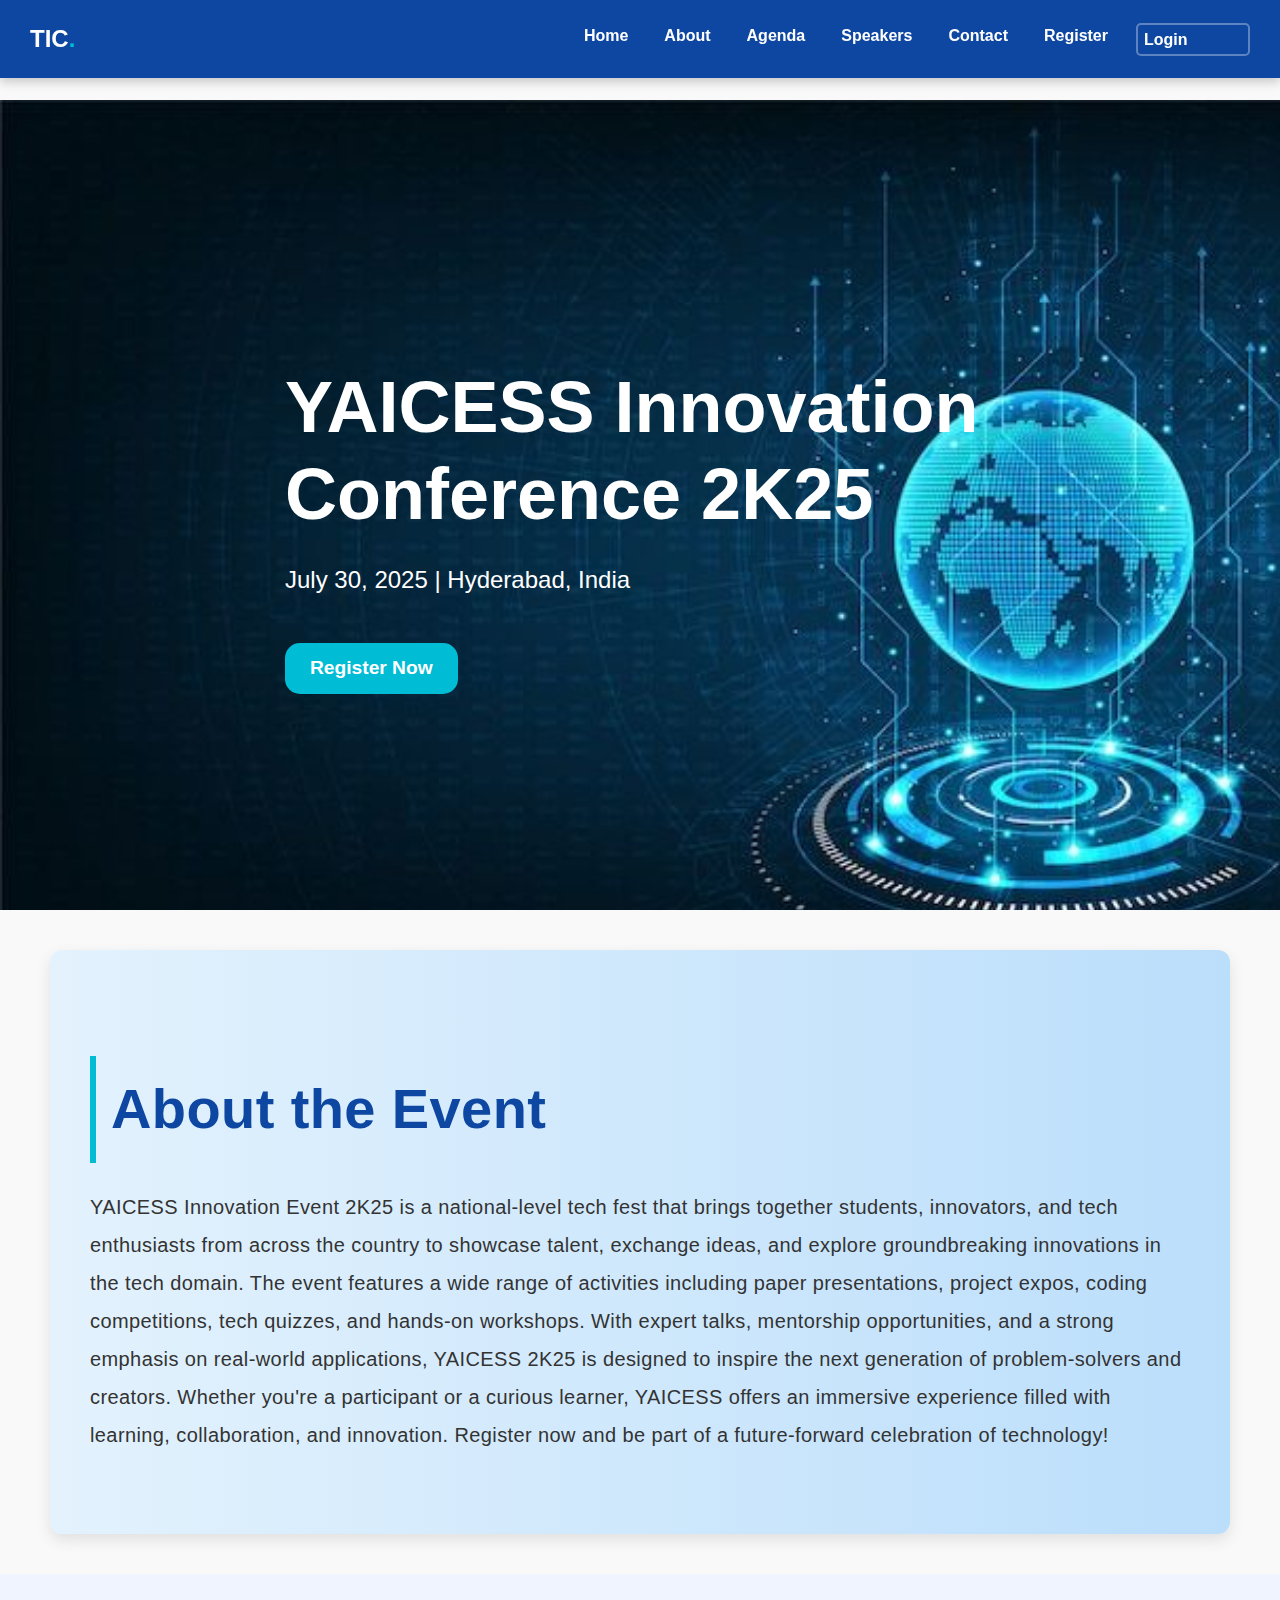
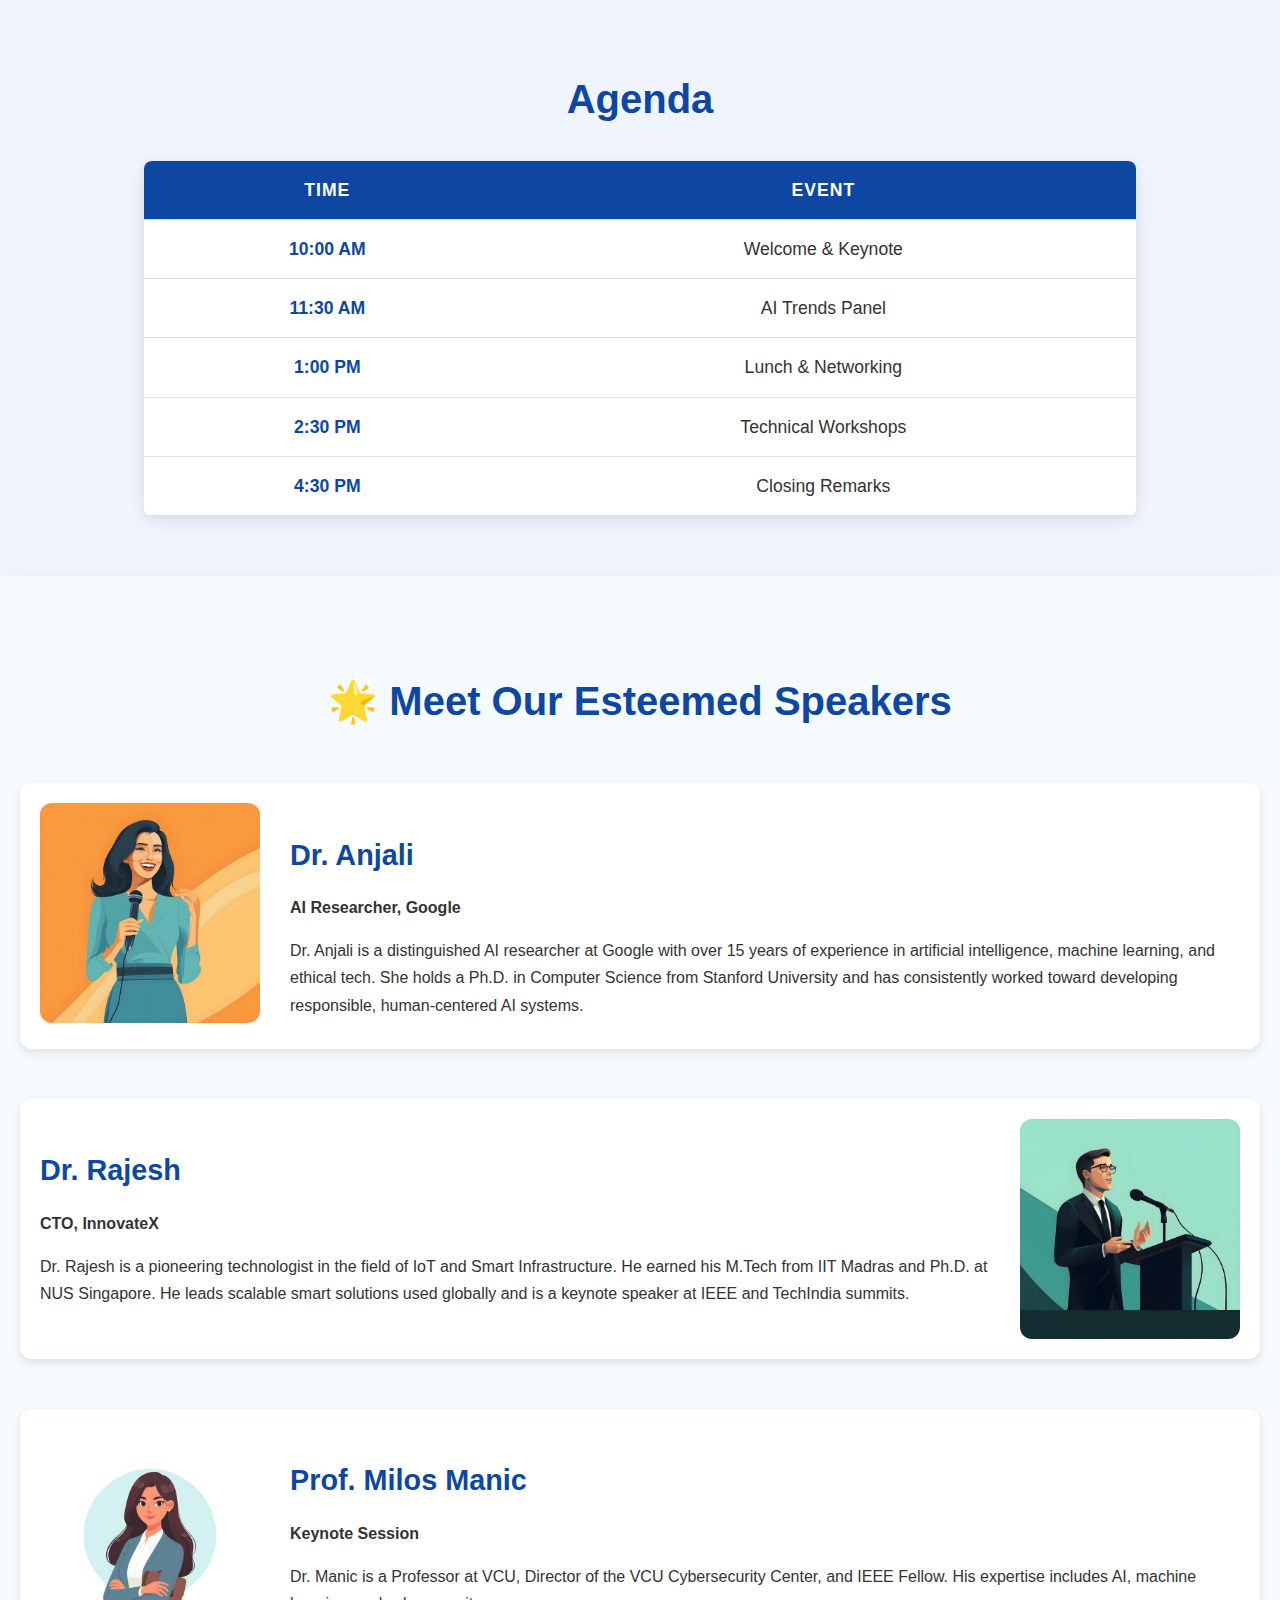
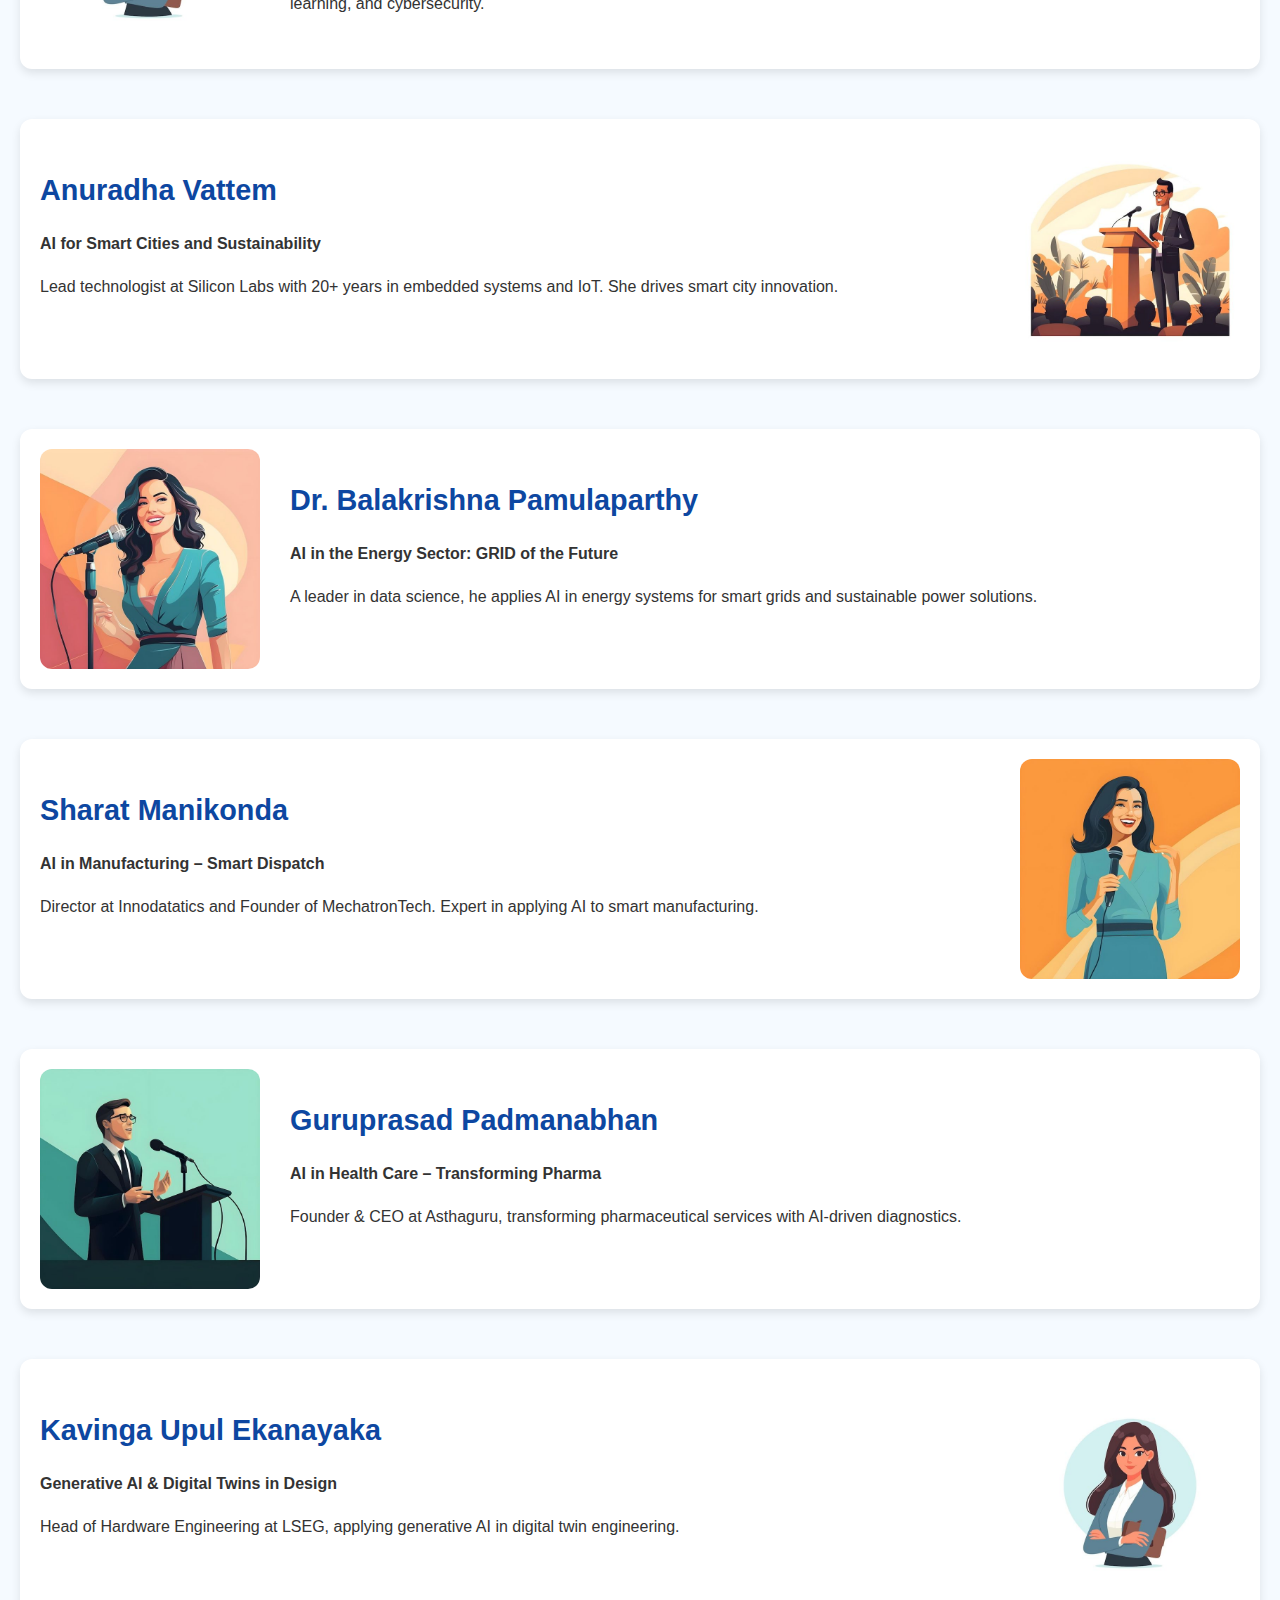
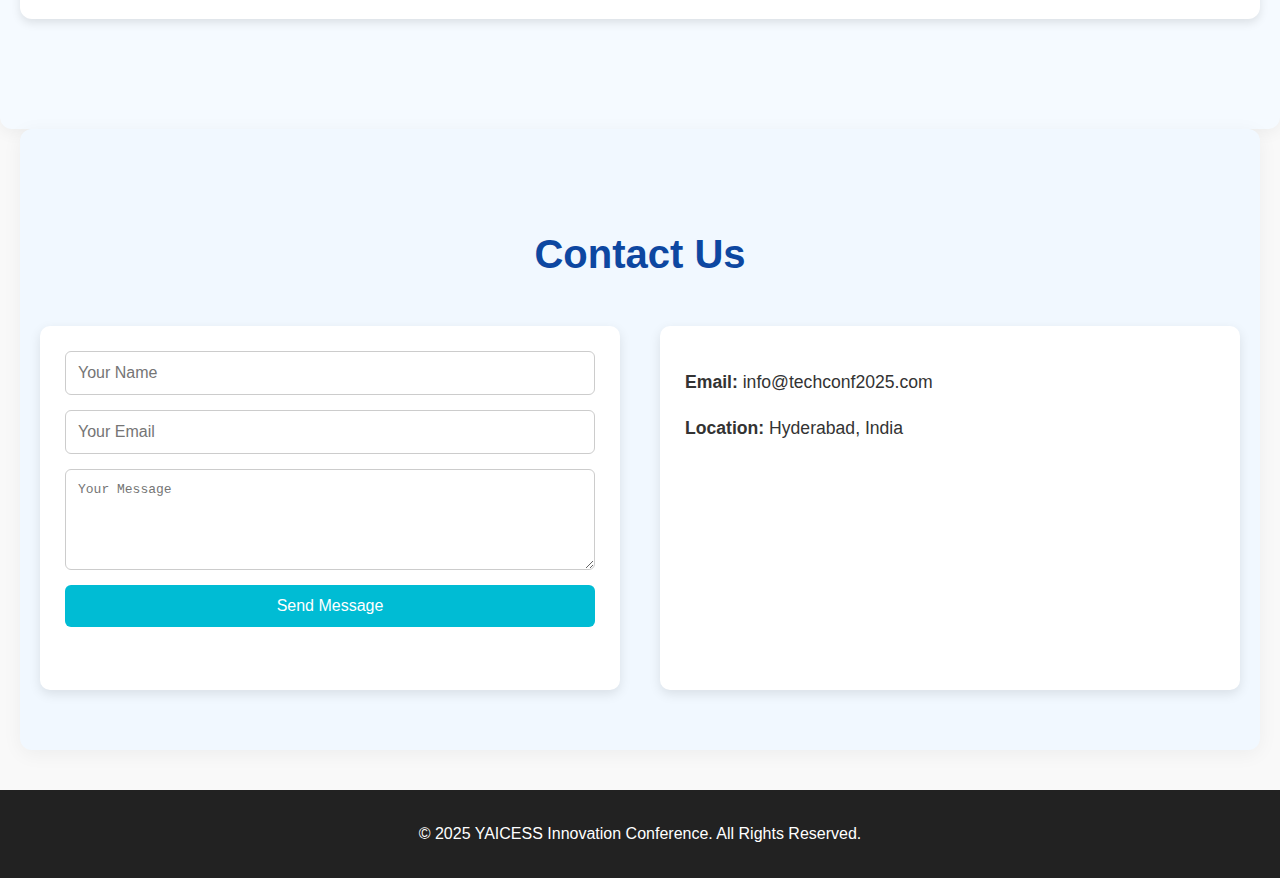
<file: index.html>
<!DOCTYPE html>
<html lang="en">
<head>
  <meta charset="UTF-8" />
  <title>YAICESS Innovation Conference 2K25</title>
  <link rel="stylesheet" href="project.css" />
</head>
<body>

<!-- Navigation -->
<nav class="navbar">
  <div class="logo">TIC<span>.</span></div>
  <ul class="nav-links">
    <li><a href="#home">Home</a></li>
    <li><a href="#about">About</a></li>
    <li><a href="#agenda">Agenda</a></li>
    <li><a href="#speakers">Speakers</a></li>
    <li><a href="#contact">Contact</a></li>
    <li><a href="userform.html">Register</a></li>

    <!-- Select Dropdown for Login -->
    <li>
      <select id="login-select" onchange="handleLoginRedirect()" style="padding: 6px; font-weight: 600; border-radius: 5px;">
        <option selected disabled>Login</option>
        <option value="user_login.html">User Login</option>
        <option value="admin_login.html">Admin Login</option>
      </select>
    </li>
  </ul>
</nav>

<!-- Hero Section -->
<header id="home" class="hero">
  <div class="hero-content">
    <h1><b>YAICESS Innovation Conference 2K25</b></h1>
    <p class="event date">July 30, 2025 | Hyderabad, India</p>
    <a href="userform.html" class="btn">Register Now</a>
  </div>
</header>

<!-- About Section -->
<section id="about" class="container">
  <h2>About the Event</h2>
  <p>YAICESS Innovation Event 2K25 is a national-level tech fest that brings together students, innovators, and tech enthusiasts from across the country to showcase talent, exchange ideas, and explore groundbreaking innovations in the tech domain.
  The event features a wide range of activities including paper presentations, project expos, coding competitions, tech quizzes, and hands-on workshops. With expert talks, mentorship opportunities, and a strong emphasis on real-world applications, YAICESS 2K25 is designed to inspire the next generation of problem-solvers and creators.
  Whether you're a participant or a curious learner, YAICESS offers an immersive experience filled with learning, collaboration, and innovation. Register now and be part of a future-forward celebration of technology!</p>
</section>

<!-- Agenda Section -->
<section id="agenda" class="agenda-section">
  <h2>Agenda</h2>
  <table class="agenda-table">
    <thead>
      <tr><th>Time</th><th>Event</th></tr>
    </thead>
    <tbody>
      <tr><td>10:00 AM</td><td>Welcome & Keynote</td></tr>
      <tr><td>11:30 AM</td><td>AI Trends Panel</td></tr>
      <tr><td>1:00 PM</td><td>Lunch & Networking</td></tr>
      <tr><td>2:30 PM</td><td>Technical Workshops</td></tr>
      <tr><td>4:30 PM</td><td>Closing Remarks</td></tr>
    </tbody>
  </table>
</section>

<!-- 🔷 Speakers Section -->
<section id="speakers" class="speakers-section">
  <h2 class="section-title">🌟 Meet Our Esteemed Speakers</h2>

  <!-- Dr. Anjali -->
  <div class="speaker-card">
    <img src="assetspeaker1.jpg.jpeg" alt="Dr. Anjali" class="speaker-img" />
    <div class="speaker-details">
      <h3>Dr. Anjali</h3>
      <p class="talk-title">AI Researcher, Google</p>
      <p>
        Dr. Anjali is a distinguished AI researcher at Google with over 15 years of experience in artificial intelligence, machine learning, and ethical tech. She holds a Ph.D. in Computer Science from Stanford University and has consistently worked toward developing responsible, human-centered AI systems.
      </p>
    </div>
  </div>

  <!-- Dr. Rajesh -->
  <div class="speaker-card reverse">
    <img src="assetspeaker2.jpg.jpeg" alt="Dr. Rajesh" class="speaker-img" />
    <div class="speaker-details">
      <h3>Dr. Rajesh</h3>
      <p class="talk-title">CTO, InnovateX</p>
      <p>
        Dr. Rajesh is a pioneering technologist in the field of IoT and Smart Infrastructure. He earned his M.Tech from IIT Madras and Ph.D. at NUS Singapore. He leads scalable smart solutions used globally and is a keynote speaker at IEEE and TechIndia summits.
      </p>
    </div>
  </div>

  <!-- Prof. Milos -->
  <div class="speaker-card">
    <img src="speaker3.jpeg" alt="Prof. Milos Manic" class="speaker-img">
    <div class="speaker-details">
      <h3>Prof. Milos Manic</h3>
      <p class="talk-title">Keynote Session</p>
      <p>
        Dr. Manic is a Professor at VCU, Director of the VCU Cybersecurity Center, and IEEE Fellow. His expertise includes AI, machine learning, and cybersecurity.
      </p>
    </div>
  </div>

  <!-- Anuradha Vattem -->
  <div class="speaker-card reverse">
    <img src="speaker4.jpeg" alt="Anuradha Vattem" class="speaker-img">
    <div class="speaker-details">
      <h3>Anuradha Vattem</h3>
      <p class="talk-title">AI for Smart Cities and Sustainability</p>
      <p>
        Lead technologist at Silicon Labs with 20+ years in embedded systems and IoT. She drives smart city innovation.
      </p>
    </div>
  </div>

  <!-- Dr. Balakrishna -->
  <div class="speaker-card">
    <img src="speaker5.jpeg" alt="Dr. Balakrishna Pamulaparthy" class="speaker-img">
    <div class="speaker-details">
      <h3>Dr. Balakrishna Pamulaparthy</h3>
      <p class="talk-title">AI in the Energy Sector: GRID of the Future</p>
      <p>
        A leader in data science, he applies AI in energy systems for smart grids and sustainable power solutions.
      </p>
    </div>
  </div>

  <!-- Sharat Manikonda -->
  <div class="speaker-card reverse">
    <img src="assetspeaker1.jpg.jpeg" alt="Sharat Manikonda" class="speaker-img">
    <div class="speaker-details">
      <h3>Sharat Manikonda</h3>
      <p class="talk-title">AI in Manufacturing – Smart Dispatch</p>
      <p>
        Director at Innodatatics and Founder of MechatronTech. Expert in applying AI to smart manufacturing.
      </p>
    </div>
  </div>

  <!-- Guruprasad Padmanabhan -->
  <div class="speaker-card">
    <img src="assetspeaker2.jpg.jpeg" alt="Guruprasad Padmanabhan" class="speaker-img">
    <div class="speaker-details">
      <h3>Guruprasad Padmanabhan</h3>
      <p class="talk-title">AI in Health Care – Transforming Pharma</p>
      <p>
        Founder & CEO at Asthaguru, transforming pharmaceutical services with AI-driven diagnostics.
      </p>
    </div>
  </div>

  <!-- Kavinga Upul Ekanayaka -->
  <div class="speaker-card reverse">
    <img src="speaker3.jpeg" alt="Kavinga Upul Ekanayaka" class="speaker-img">
    <div class="speaker-details">
      <h3>Kavinga Upul Ekanayaka</h3>
      <p class="talk-title">Generative AI & Digital Twins in Design</p>
      <p>
        Head of Hardware Engineering at LSEG, applying generative AI in digital twin engineering.
      </p>
    </div>
  </div>
</section>


<!-- Contact Section -->
<section id="contact" class="contact-section container">
  <h2>Contact Us</h2>
  <div class="contact-content">
    <form class="contact-form">
      <input type="text" name="name" placeholder="Your Name" required />
      <input type="email" name="email" placeholder="Your Email" required />
      <textarea name="message" placeholder="Your Message" rows="5" required></textarea>
      <button type="submit">Send Message</button>
    </form>

    <div class="contact-details">
      <p><strong>Email:</strong> info@techconf2025.com</p>
      <p><strong>Location:</strong> Hyderabad, India</p>
      <iframe 
        src="https://maps.google.com/maps?q=Hyderabad&t=&z=13&ie=UTF8&iwloc=&output=embed" 
        width="100%" height="200" frameborder="0" style="border:0;" allowfullscreen="" loading="lazy">
      </iframe>
    </div>
  </div>
</section>

<!-- Footer -->
<footer>
  <p>&copy; 2025 YAICESS Innovation Conference. All Rights Reserved.</p>
</footer>

<!-- JS -->
<script>
  // Contact form validation
  document.querySelector('.contact-form').addEventListener('submit', function(e) {
    e.preventDefault();
    const name = this.name.value.trim();
    const email = this.email.value.trim();
    const message = this.message.value.trim();

    if (!name) {
      alert('Please enter your name.');
      this.name.focus();
      return;
    }
    if (!email || !email.includes('@')) {
      alert('Please enter a valid email address.');
      this.email.focus();
      return;
    }
    if (!message) {
      alert('Please enter your message.');
      this.message.focus();
      return;
    }

    alert('Thank you for your message, ' + name + '! We will get back to you soon.');
    this.reset();
  });

  // Login select dropdown handler
  function handleLoginRedirect() {
    const select = document.getElementById("login-select");
    const selectedValue = select.value;
    if (selectedValue) {
      window.location.href = selectedValue;
    }
  }
</script>

</body>
</html>
</file>
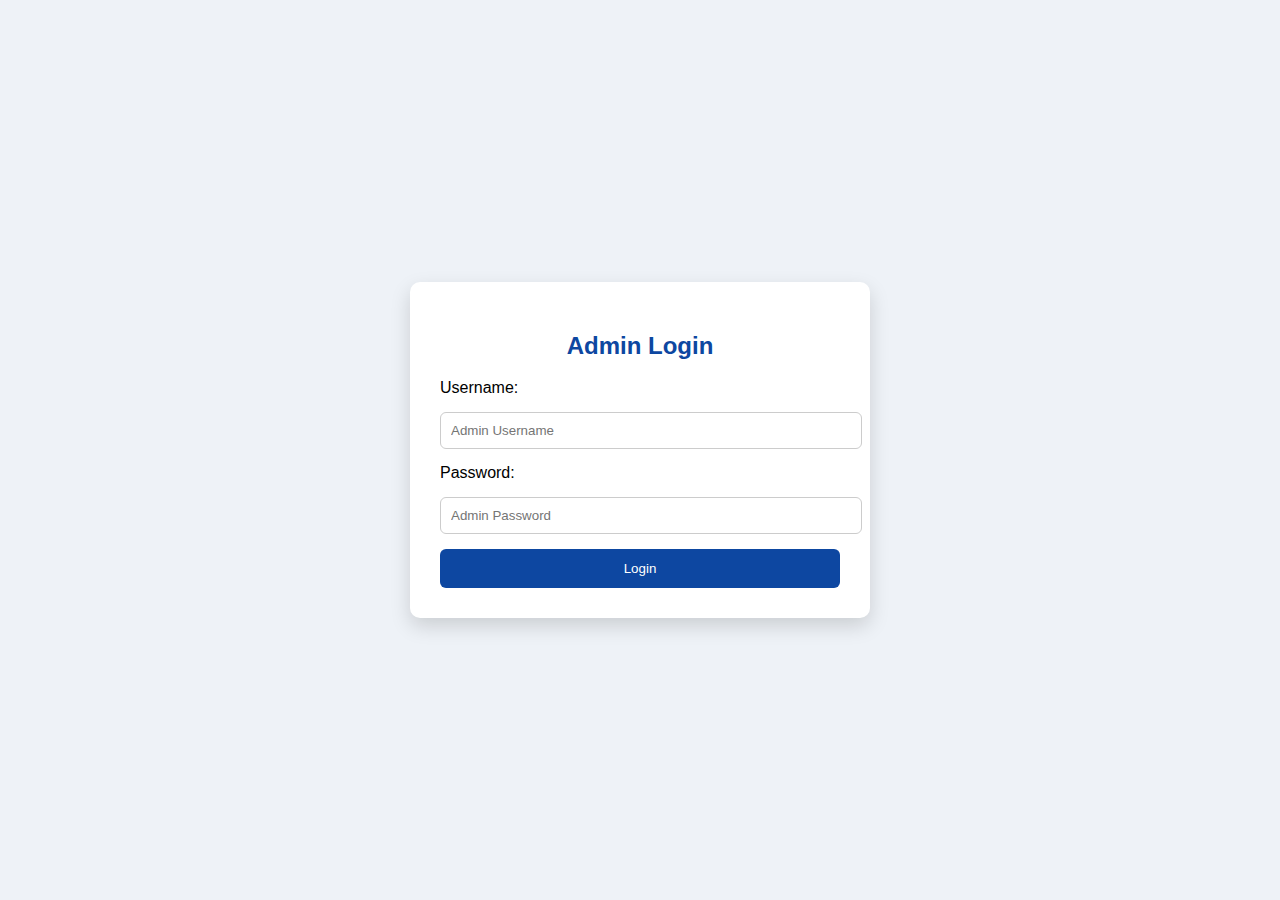
<file: admin_login.html>
<!DOCTYPE html>
<html>
<head>
  <title>Admin Login</title>
  <style>
    body {
      font-family: 'Segoe UI', sans-serif;
      background: #eef2f7;
      display: flex;
      justify-content: center;
      align-items: center;
      height: 100vh;
      margin: 0;
    }
    form {
      background: #fff;
      padding: 30px;
      border-radius: 10px;
      box-shadow: 0 8px 20px rgba(0, 0, 0, 0.15);
      width: 100%;
      max-width: 400px;
    }
    h2 {
      text-align: center;
      color: #0d47a1;
    }
    label, input {
      display: block;
      width: 100%;
      margin-bottom: 15px;
    }
    input {
      padding: 10px;
      border-radius: 6px;
      border: 1px solid #ccc;
    }
    button {
      padding: 12px;
      width: 100%;
      background: #0d47a1;
      color: white;
      border: none;
      border-radius: 6px;
    }
  </style>
</head>
<body>
  <form method="post" action="admin-login.php">
    <h2>Admin Login</h2>
    <label>Username:</label>
    <input type="text" name="admin_user" placeholder="Admin Username" required>
    <label>Password:</label>
    <input type="password" name="admin_pass" placeholder="Admin Password" required>
    <button type="submit">Login</button>
  </form>
</body>
</html>
</file>
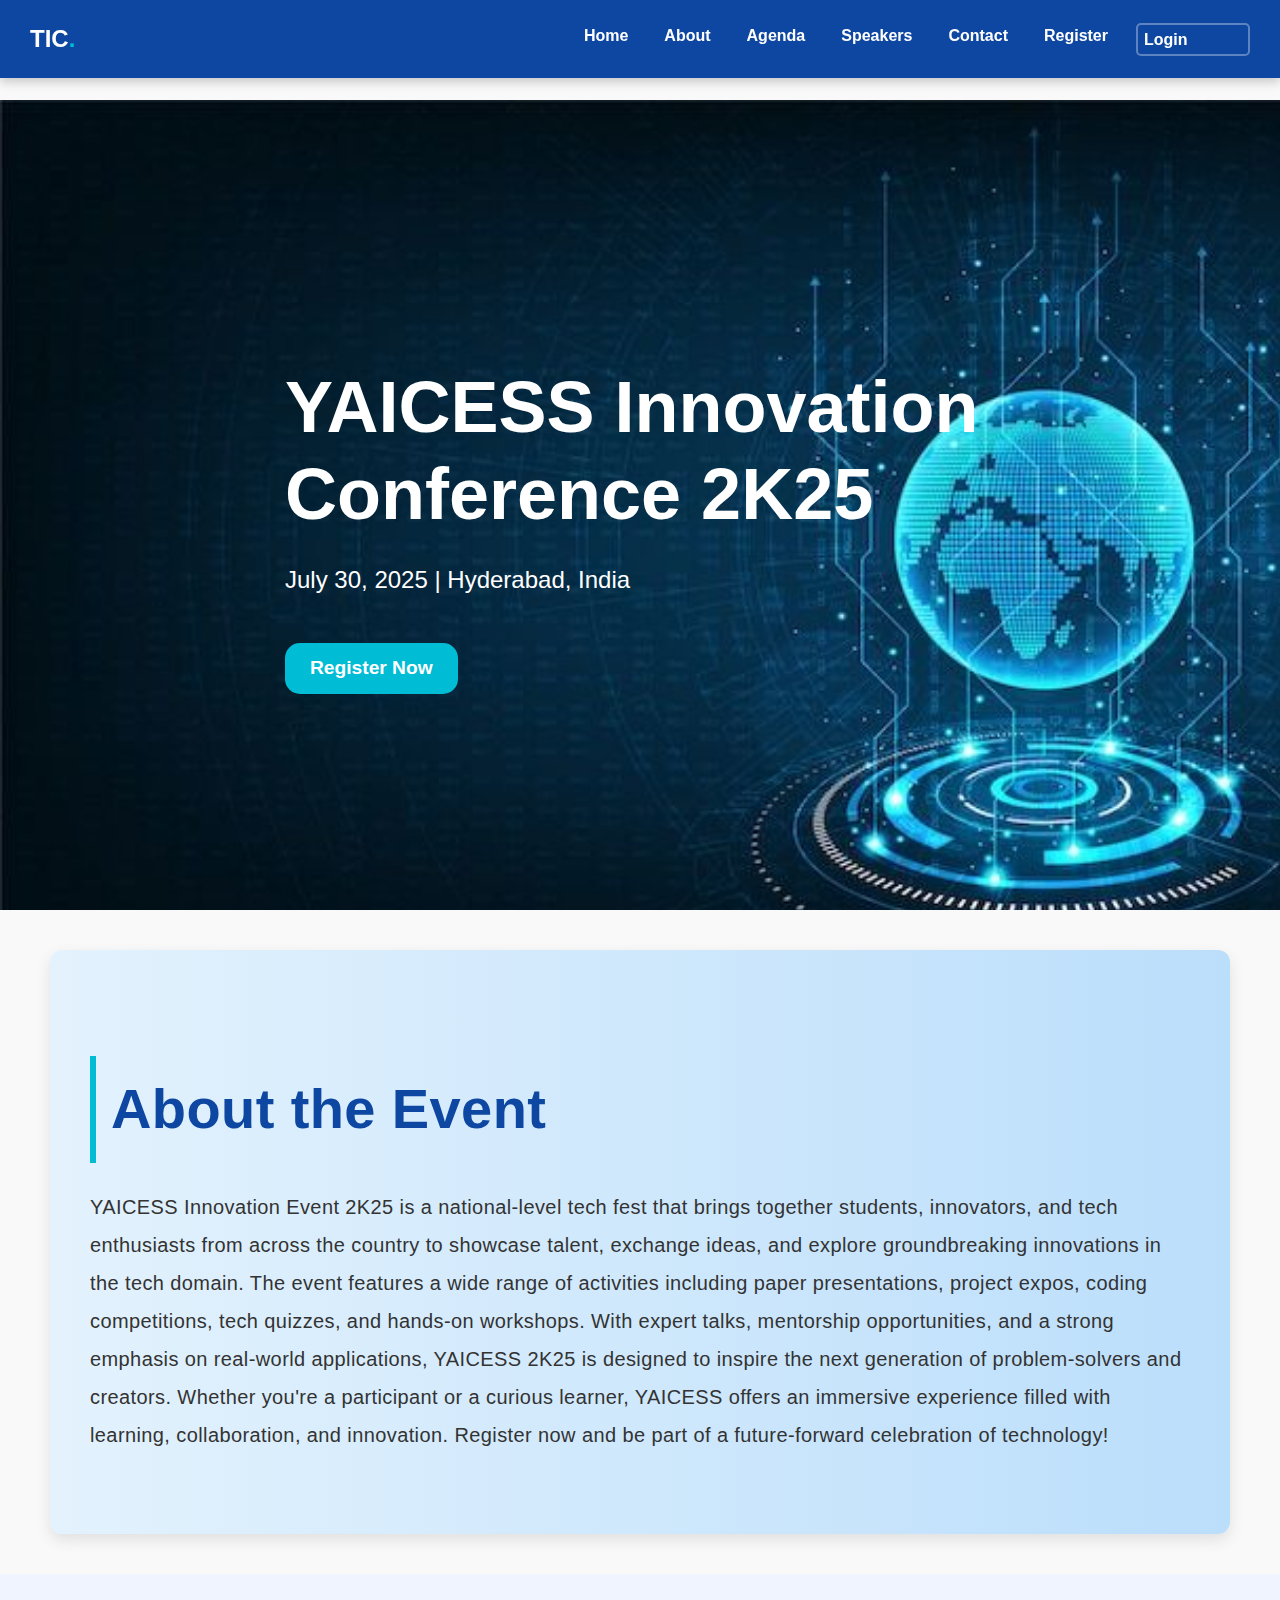
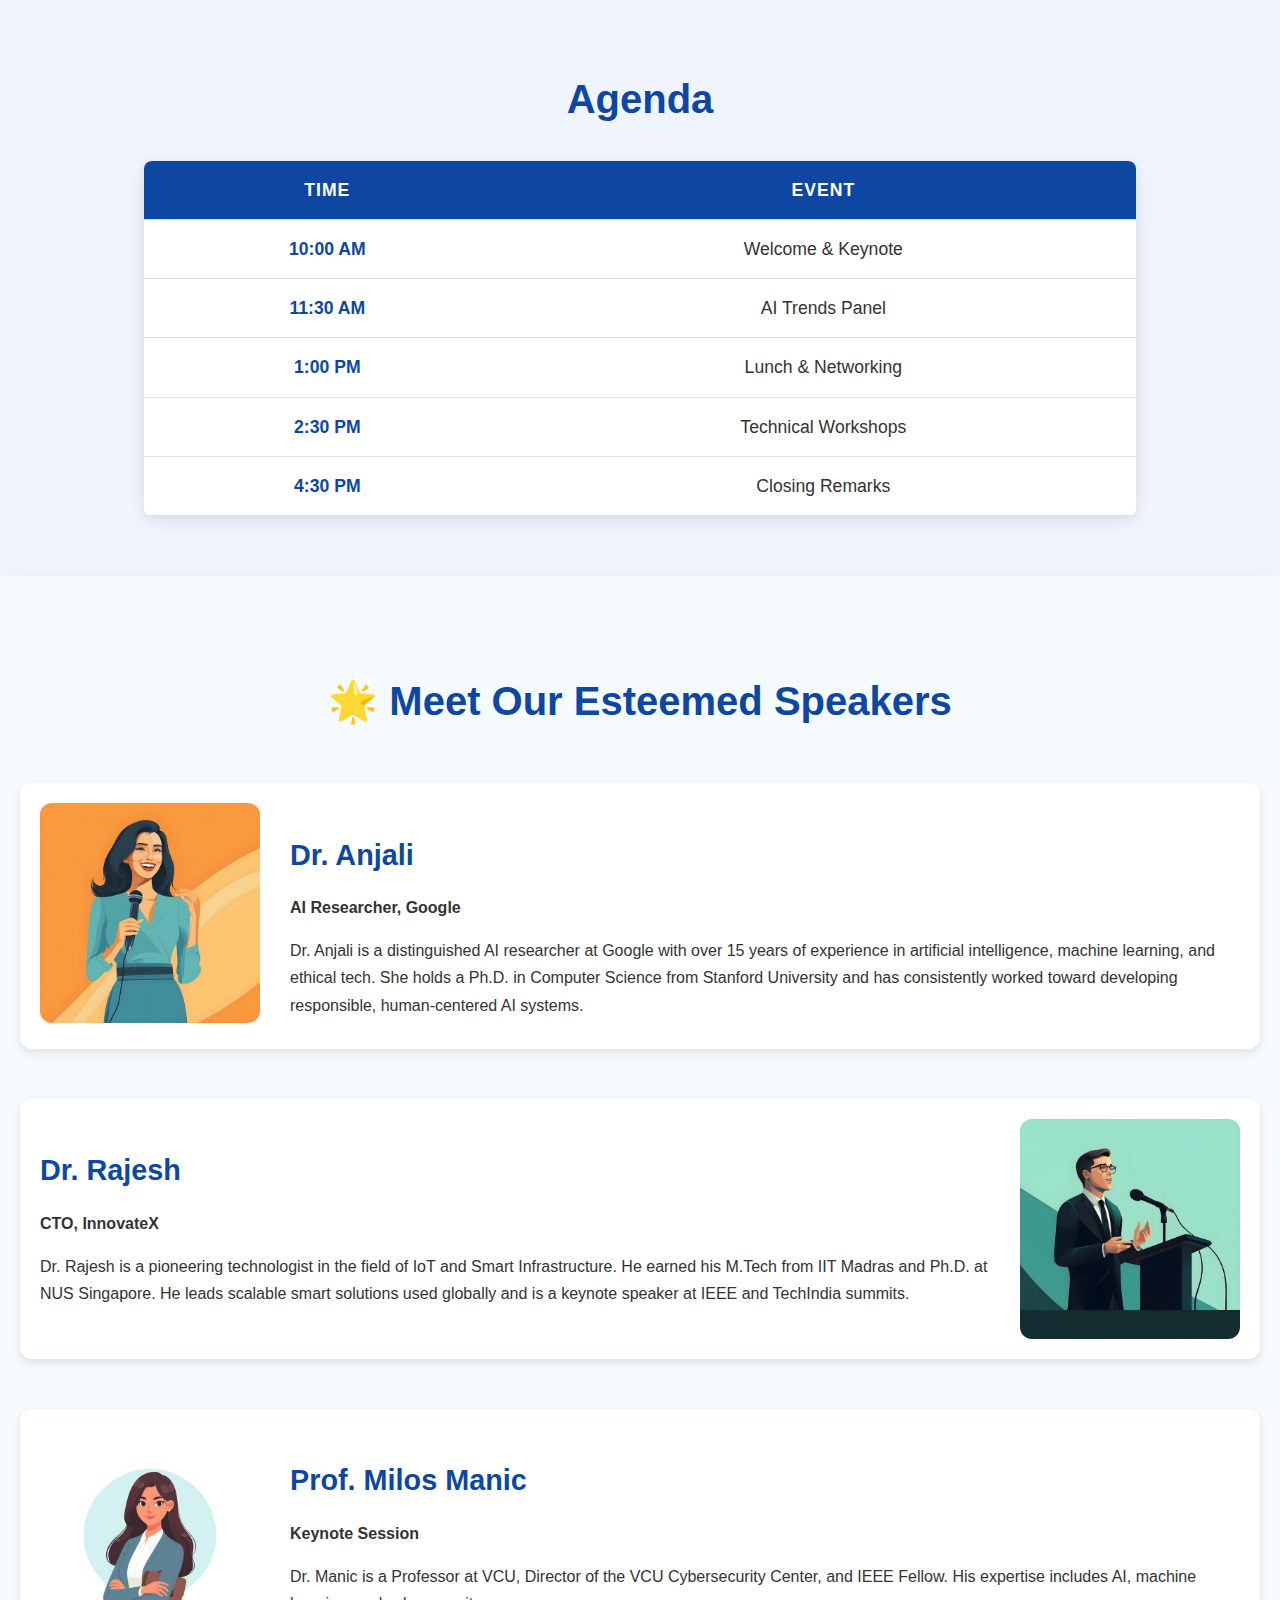
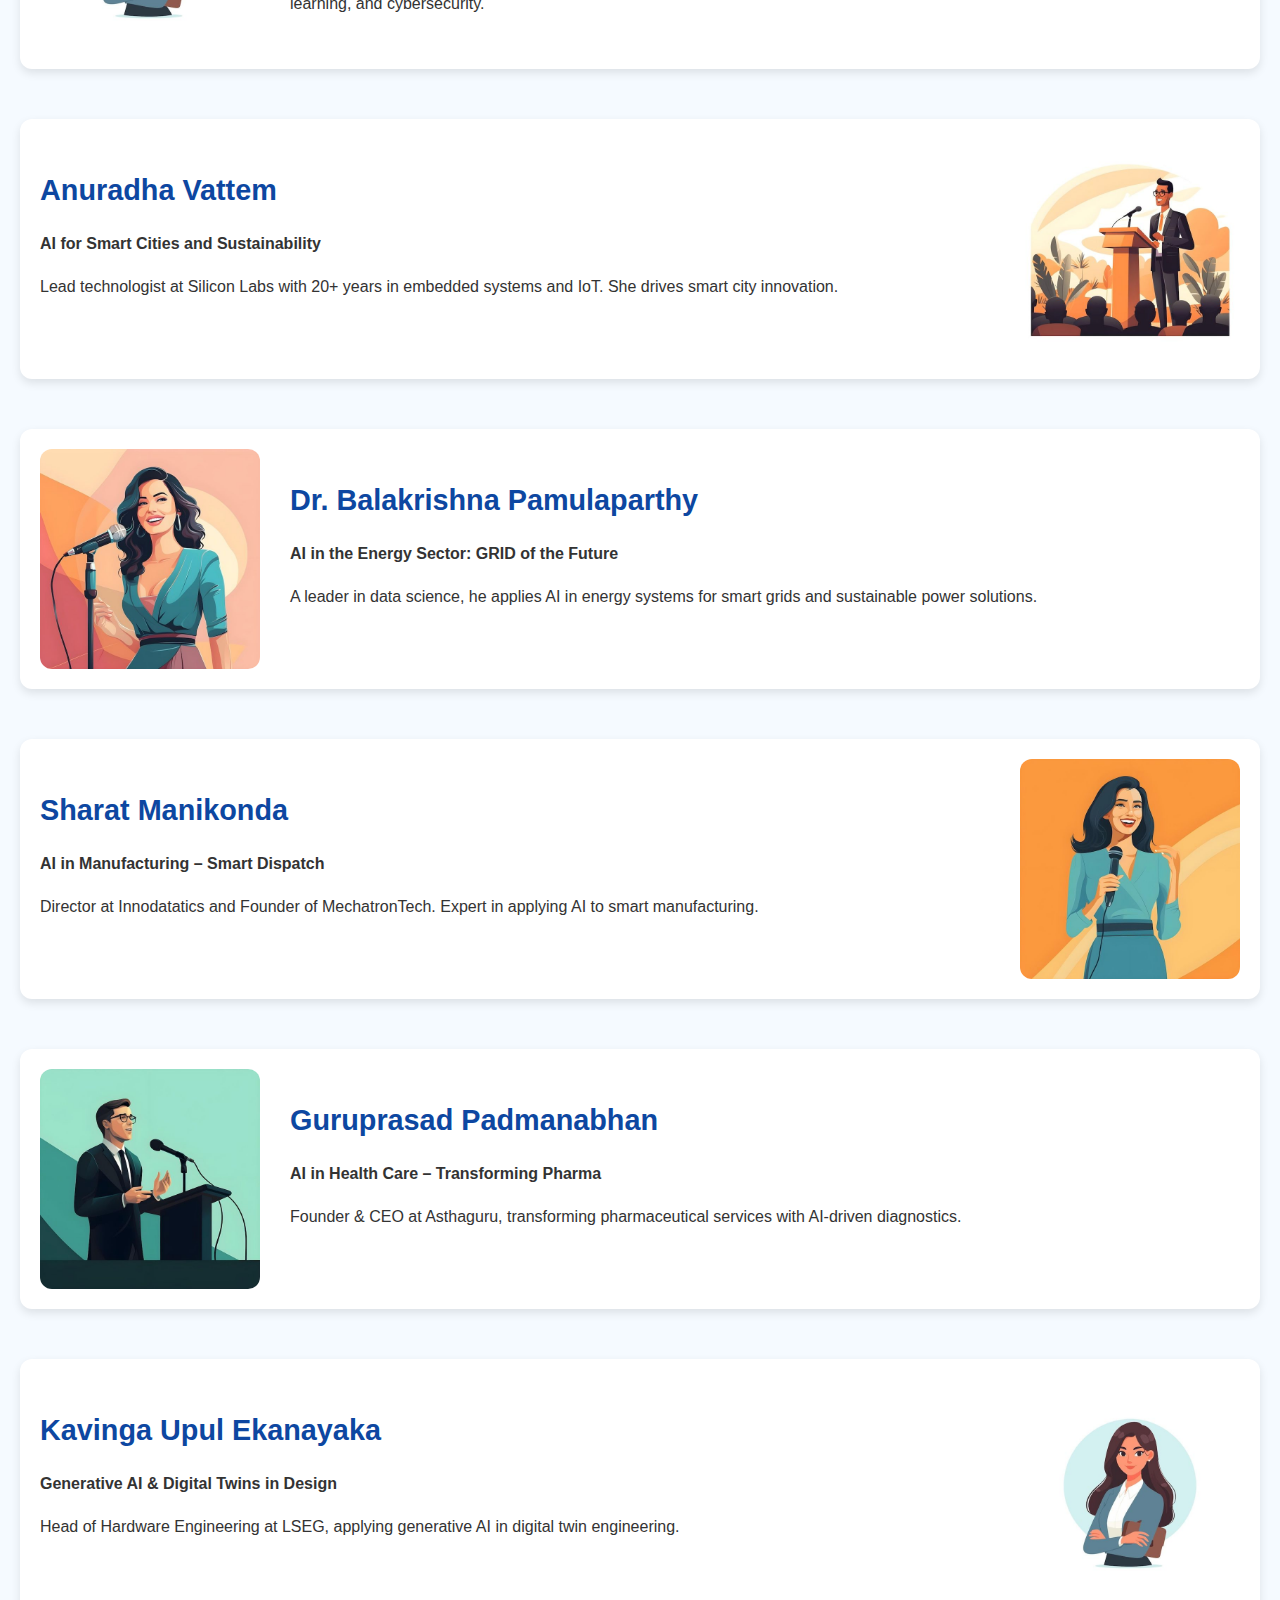
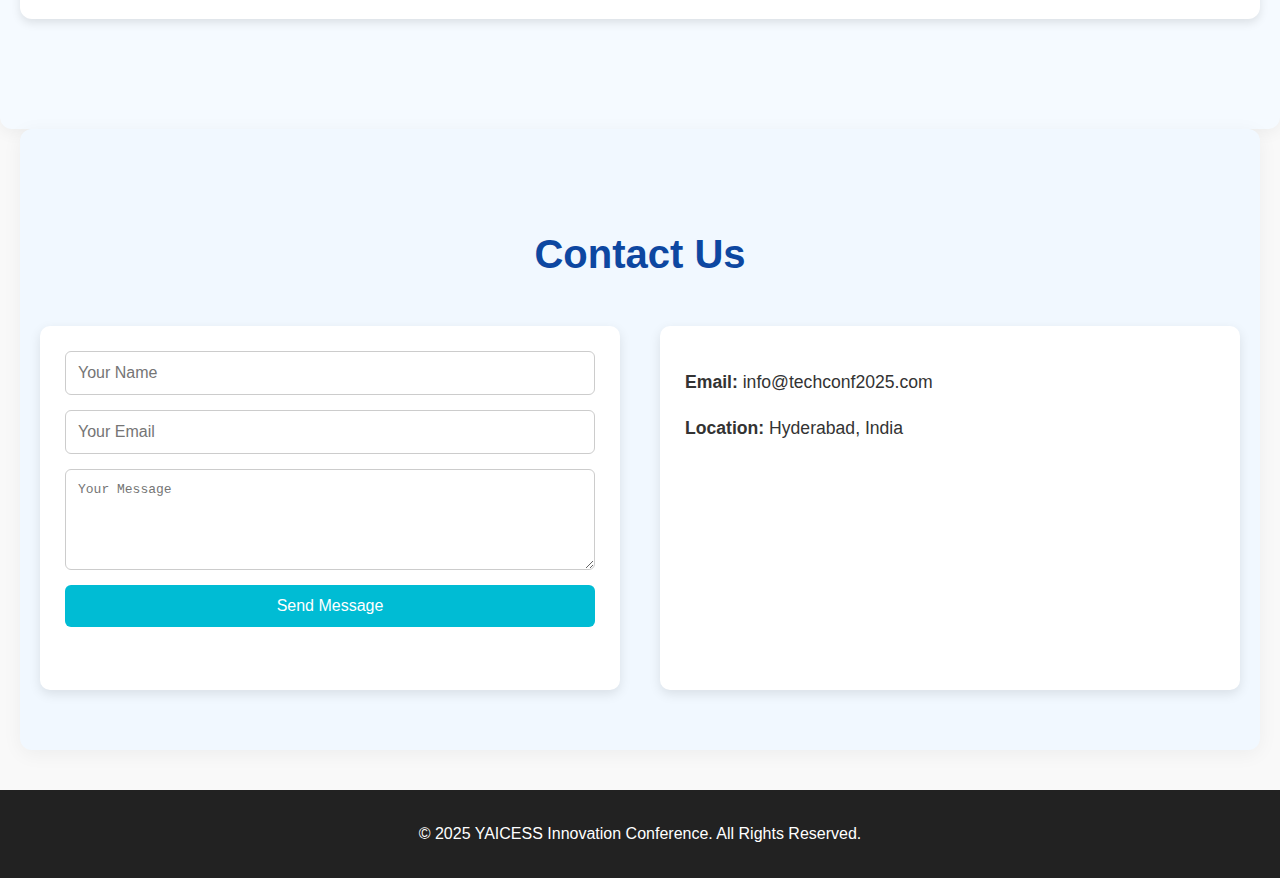
<file: project.html>
<!DOCTYPE html>
<html lang="en">
<head>
  <meta charset="UTF-8" />
  <title>YAICESS Innovation Conference 2K25</title>
  <link rel="stylesheet" href="project.css" />
</head>
<body>

<!-- Navigation -->
<nav class="navbar">
  <div class="logo">TIC<span>.</span></div>
  <ul class="nav-links">
    <li><a href="#home">Home</a></li>
    <li><a href="#about">About</a></li>
    <li><a href="#agenda">Agenda</a></li>
    <li><a href="#speakers">Speakers</a></li>
    <li><a href="#contact">Contact</a></li>
    <li><a href="userform.html">Register</a></li>

    <!-- Select Dropdown for Login -->
    <li>
      <select id="login-select" onchange="handleLoginRedirect()" style="padding: 6px; font-weight: 600; border-radius: 5px;">
        <option selected disabled>Login</option>
        <option value="user_login.html">User Login</option>
        <option value="admin_login.html">Admin Login</option>
      </select>
    </li>
  </ul>
</nav>

<!-- Hero Section -->
<header id="home" class="hero">
  <div class="hero-content">
    <h1><b>YAICESS Innovation Conference 2K25</b></h1>
    <p class="event date">July 30, 2025 | Hyderabad, India</p>
    <a href="userform.html" class="btn">Register Now</a>
  </div>
</header>

<!-- About Section -->
<section id="about" class="container">
  <h2>About the Event</h2>
  <p>YAICESS Innovation Event 2K25 is a national-level tech fest that brings together students, innovators, and tech enthusiasts from across the country to showcase talent, exchange ideas, and explore groundbreaking innovations in the tech domain.
  The event features a wide range of activities including paper presentations, project expos, coding competitions, tech quizzes, and hands-on workshops. With expert talks, mentorship opportunities, and a strong emphasis on real-world applications, YAICESS 2K25 is designed to inspire the next generation of problem-solvers and creators.
  Whether you're a participant or a curious learner, YAICESS offers an immersive experience filled with learning, collaboration, and innovation. Register now and be part of a future-forward celebration of technology!</p>
</section>

<!-- Agenda Section -->
<section id="agenda" class="agenda-section">
  <h2>Agenda</h2>
  <table class="agenda-table">
    <thead>
      <tr><th>Time</th><th>Event</th></tr>
    </thead>
    <tbody>
      <tr><td>10:00 AM</td><td>Welcome & Keynote</td></tr>
      <tr><td>11:30 AM</td><td>AI Trends Panel</td></tr>
      <tr><td>1:00 PM</td><td>Lunch & Networking</td></tr>
      <tr><td>2:30 PM</td><td>Technical Workshops</td></tr>
      <tr><td>4:30 PM</td><td>Closing Remarks</td></tr>
    </tbody>
  </table>
</section>

<!-- 🔷 Speakers Section -->
<section id="speakers" class="speakers-section">
  <h2 class="section-title">🌟 Meet Our Esteemed Speakers</h2>

  <!-- Dr. Anjali -->
  <div class="speaker-card">
    <img src="assetspeaker1.jpg.jpeg" alt="Dr. Anjali" class="speaker-img" />
    <div class="speaker-details">
      <h3>Dr. Anjali</h3>
      <p class="talk-title">AI Researcher, Google</p>
      <p>
        Dr. Anjali is a distinguished AI researcher at Google with over 15 years of experience in artificial intelligence, machine learning, and ethical tech. She holds a Ph.D. in Computer Science from Stanford University and has consistently worked toward developing responsible, human-centered AI systems.
      </p>
    </div>
  </div>

  <!-- Dr. Rajesh -->
  <div class="speaker-card reverse">
    <img src="assetspeaker2.jpg.jpeg" alt="Dr. Rajesh" class="speaker-img" />
    <div class="speaker-details">
      <h3>Dr. Rajesh</h3>
      <p class="talk-title">CTO, InnovateX</p>
      <p>
        Dr. Rajesh is a pioneering technologist in the field of IoT and Smart Infrastructure. He earned his M.Tech from IIT Madras and Ph.D. at NUS Singapore. He leads scalable smart solutions used globally and is a keynote speaker at IEEE and TechIndia summits.
      </p>
    </div>
  </div>

  <!-- Prof. Milos -->
  <div class="speaker-card">
    <img src="speaker3.jpeg" alt="Prof. Milos Manic" class="speaker-img">
    <div class="speaker-details">
      <h3>Prof. Milos Manic</h3>
      <p class="talk-title">Keynote Session</p>
      <p>
        Dr. Manic is a Professor at VCU, Director of the VCU Cybersecurity Center, and IEEE Fellow. His expertise includes AI, machine learning, and cybersecurity.
      </p>
    </div>
  </div>

  <!-- Anuradha Vattem -->
  <div class="speaker-card reverse">
    <img src="speaker4.jpeg" alt="Anuradha Vattem" class="speaker-img">
    <div class="speaker-details">
      <h3>Anuradha Vattem</h3>
      <p class="talk-title">AI for Smart Cities and Sustainability</p>
      <p>
        Lead technologist at Silicon Labs with 20+ years in embedded systems and IoT. She drives smart city innovation.
      </p>
    </div>
  </div>

  <!-- Dr. Balakrishna -->
  <div class="speaker-card">
    <img src="speaker5.jpeg" alt="Dr. Balakrishna Pamulaparthy" class="speaker-img">
    <div class="speaker-details">
      <h3>Dr. Balakrishna Pamulaparthy</h3>
      <p class="talk-title">AI in the Energy Sector: GRID of the Future</p>
      <p>
        A leader in data science, he applies AI in energy systems for smart grids and sustainable power solutions.
      </p>
    </div>
  </div>

  <!-- Sharat Manikonda -->
  <div class="speaker-card reverse">
    <img src="assetspeaker1.jpg.jpeg" alt="Sharat Manikonda" class="speaker-img">
    <div class="speaker-details">
      <h3>Sharat Manikonda</h3>
      <p class="talk-title">AI in Manufacturing – Smart Dispatch</p>
      <p>
        Director at Innodatatics and Founder of MechatronTech. Expert in applying AI to smart manufacturing.
      </p>
    </div>
  </div>

  <!-- Guruprasad Padmanabhan -->
  <div class="speaker-card">
    <img src="assetspeaker2.jpg.jpeg" alt="Guruprasad Padmanabhan" class="speaker-img">
    <div class="speaker-details">
      <h3>Guruprasad Padmanabhan</h3>
      <p class="talk-title">AI in Health Care – Transforming Pharma</p>
      <p>
        Founder & CEO at Asthaguru, transforming pharmaceutical services with AI-driven diagnostics.
      </p>
    </div>
  </div>

  <!-- Kavinga Upul Ekanayaka -->
  <div class="speaker-card reverse">
    <img src="speaker3.jpeg" alt="Kavinga Upul Ekanayaka" class="speaker-img">
    <div class="speaker-details">
      <h3>Kavinga Upul Ekanayaka</h3>
      <p class="talk-title">Generative AI & Digital Twins in Design</p>
      <p>
        Head of Hardware Engineering at LSEG, applying generative AI in digital twin engineering.
      </p>
    </div>
  </div>
</section>


<!-- Contact Section -->
<section id="contact" class="contact-section container">
  <h2>Contact Us</h2>
  <div class="contact-content">
    <form class="contact-form">
      <input type="text" name="name" placeholder="Your Name" required />
      <input type="email" name="email" placeholder="Your Email" required />
      <textarea name="message" placeholder="Your Message" rows="5" required></textarea>
      <button type="submit">Send Message</button>
    </form>

    <div class="contact-details">
      <p><strong>Email:</strong> info@techconf2025.com</p>
      <p><strong>Location:</strong> Hyderabad, India</p>
      <iframe 
        src="https://maps.google.com/maps?q=Hyderabad&t=&z=13&ie=UTF8&iwloc=&output=embed" 
        width="100%" height="200" frameborder="0" style="border:0;" allowfullscreen="" loading="lazy">
      </iframe>
    </div>
  </div>
</section>

<!-- Footer -->
<footer>
  <p>&copy; 2025 YAICESS Innovation Conference. All Rights Reserved.</p>
</footer>

<!-- JS -->
<script>
  // Contact form validation
  document.querySelector('.contact-form').addEventListener('submit', function(e) {
    e.preventDefault();
    const name = this.name.value.trim();
    const email = this.email.value.trim();
    const message = this.message.value.trim();

    if (!name) {
      alert('Please enter your name.');
      this.name.focus();
      return;
    }
    if (!email || !email.includes('@')) {
      alert('Please enter a valid email address.');
      this.email.focus();
      return;
    }
    if (!message) {
      alert('Please enter your message.');
      this.message.focus();
      return;
    }

    alert('Thank you for your message, ' + name + '! We will get back to you soon.');
    this.reset();
  });

  // Login select dropdown handler
  function handleLoginRedirect() {
    const select = document.getElementById("login-select");
    const selectedValue = select.value;
    if (selectedValue) {
      window.location.href = selectedValue;
    }
  }
</script>

</body>
</html>
</file>
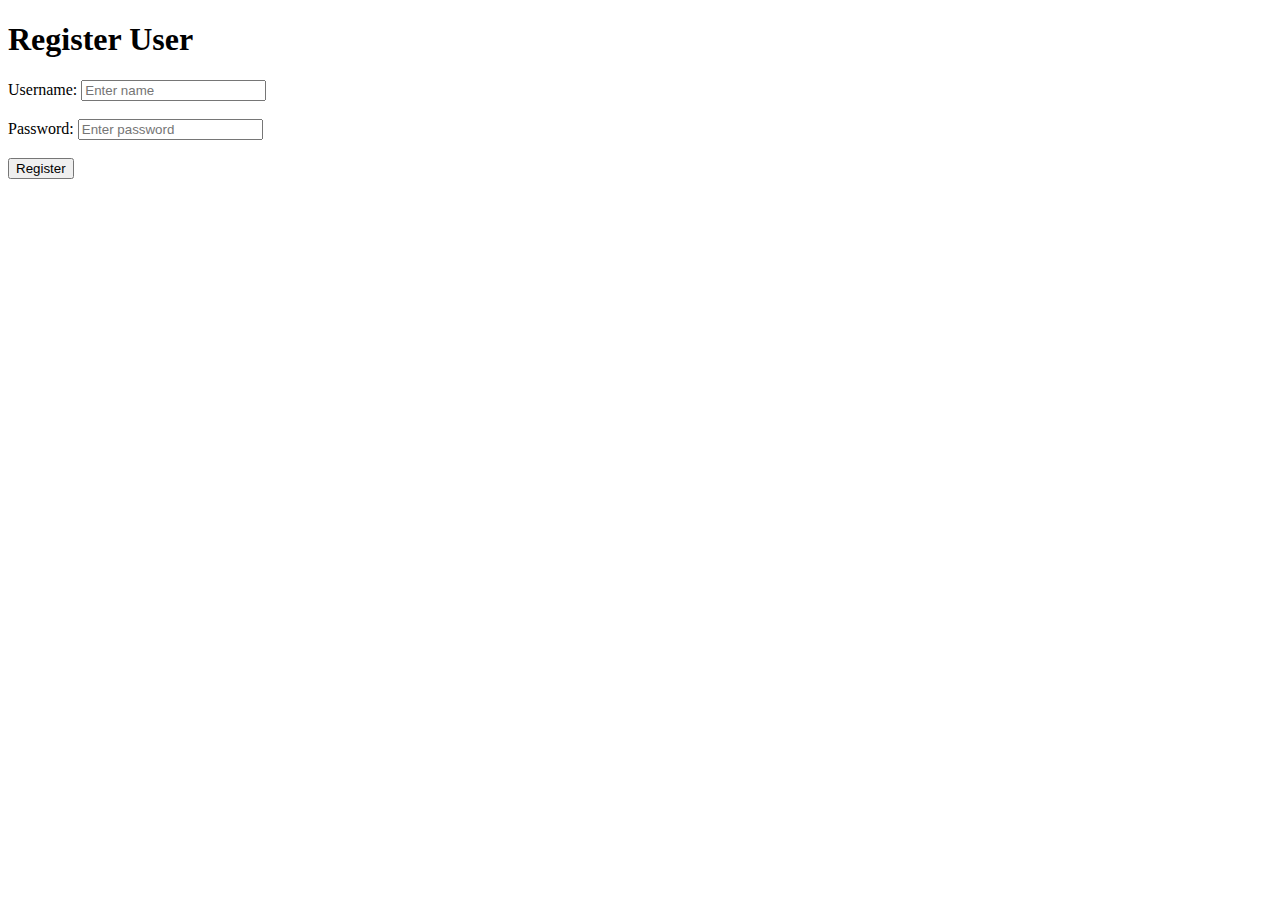
<file: user.form.html>
<!DOCTYPE html>
<html>
<head>
    <title>user_register</title>
</head>
<body>
    <h1>Register User</h1>
    <form action="register.php" method="post">
        <label for="username">Username:</label>
        <input id="username" name="username" type="text" placeholder="Enter name" required><br><br>

        <label for="password">Password:</label>
        <input id="password" name="password" type="password" placeholder="Enter password" required><br><br>

        <button type="submit">Register</button>
    </form>
</body>
</html>
</file>
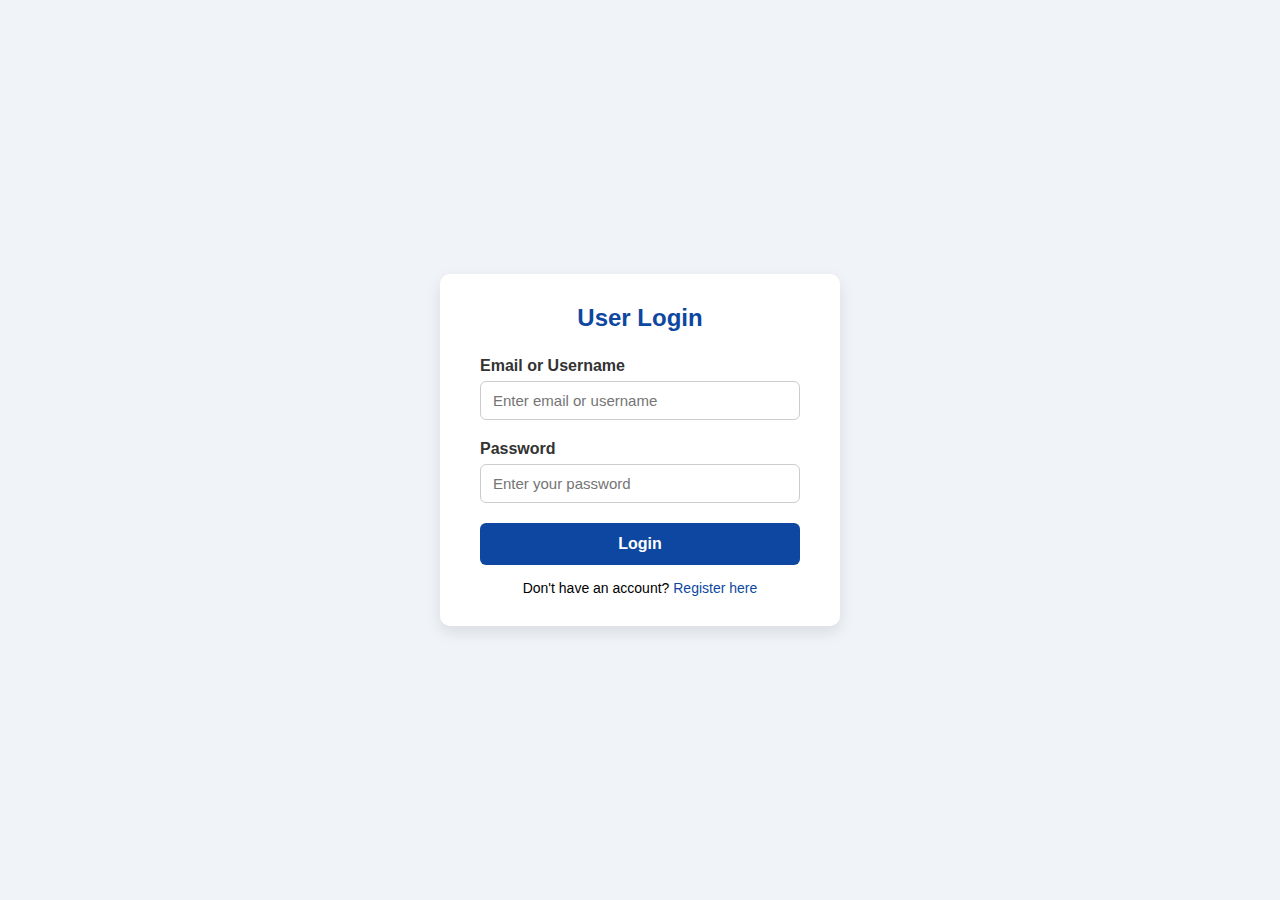
<file: user_login.html>
<!DOCTYPE html>
<html lang="en">
<head>
  <meta charset="UTF-8">
  <title>User Login</title>
  <meta name="viewport" content="width=device-width, initial-scale=1.0">
  <style>
    /* Reset and base */
    * {
      margin: 0;
      padding: 0;
      box-sizing: border-box;
    }

    body {
      background-color: #f0f4f8;
      font-family: 'Segoe UI', sans-serif;
      display: flex;
      justify-content: center;
      align-items: center;
      height: 100vh;
    }

    .login-container {
      background: #fff;
      padding: 30px 40px;
      border-radius: 10px;
      box-shadow: 0 6px 16px rgba(0, 0, 0, 0.1);
      width: 100%;
      max-width: 400px;
    }

    .login-container h2 {
      text-align: center;
      margin-bottom: 25px;
      color: #0d47a1;
    }

    .form-group {
      margin-bottom: 20px;
    }

    label {
      display: block;
      margin-bottom: 6px;
      color: #333;
      font-weight: 600;
    }

    input[type="text"],
    input[type="password"] {
      width: 100%;
      padding: 10px 12px;
      font-size: 15px;
      border: 1px solid #ccc;
      border-radius: 6px;
    }

    input:focus {
      border-color: #0d47a1;
      outline: none;
    }

    .login-btn {
      width: 100%;
      background-color: #0d47a1;
      color: white;
      padding: 12px;
      border: none;
      border-radius: 6px;
      font-size: 16px;
      font-weight: bold;
      cursor: pointer;
      transition: background-color 0.3s;
    }

    .login-btn:hover {
      background-color: #1565c0;
    }

    .bottom-link {
      margin-top: 15px;
      text-align: center;
      font-size: 14px;
    }

    .bottom-link a {
      color: #0d47a1;
      text-decoration: none;
    }

    .bottom-link a:hover {
      text-decoration: underline;
    }
  </style>
</head>
<body>

  <div class="login-container">
    <h2>User Login</h2>
    <form>
      <div class="form-group">
        <label for="username">Email or Username</label>
        <input type="text" id="username" placeholder="Enter email or username" required>
      </div>

      <div class="form-group">
        <label for="password">Password</label>
        <input type="password" id="password" placeholder="Enter your password" required>
      </div>

      <button type="submit" class="login-btn">Login</button>

      <div class="bottom-link">
        <p>Don't have an account? <a href="userform.html">Register here</a></p>
      </div>
    </form>
  </div>

</body>
</html>
</file>
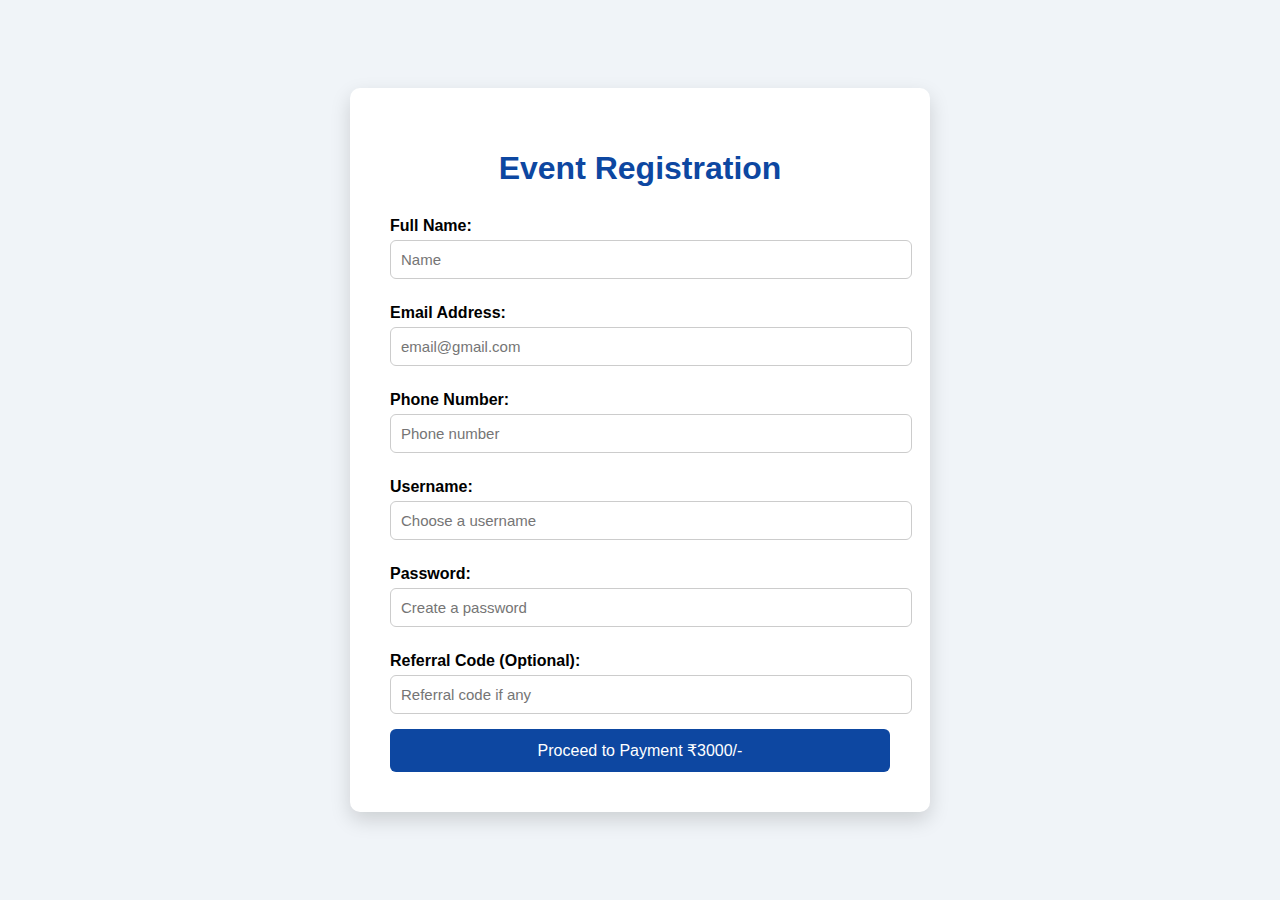
<file: userform.html>
<!DOCTYPE html>
<html>
<head>
  <title>Register + Payment</title>
  <style>
    body {
      font-family: 'Segoe UI', sans-serif;
      background: #f0f4f8;
      display: flex;
      justify-content: center;
      align-items: center;
      height: 100vh; margin: 0;
    }
    form {
      background: #fff;
      padding: 40px;
      border-radius: 10px;
      box-shadow: 0 8px 20px rgba(0, 0, 0, 0.15);
      width: 100%; max-width: 500px;
    }
    h1 {
      text-align: center;
      color: #0d47a1;
      margin-bottom: 30px;
    }
    label {
      font-weight: bold;
      display: block;
      margin: 10px 0 5px;
    }
    input {
      width: 100%;
      padding: 10px;
      border-radius: 6px;
      border: 1px solid #ccc;
      margin-bottom: 15px;
      font-size: 15px;
    }
    button {
      width: 100%;
      padding: 12px;
      background: #0d47a1;
      color: white;
      border: none;
      border-radius: 6px;
      font-size: 16px;
      cursor: pointer;
    }
    button:hover {
      background: #08306b;
    }
  </style>
</head>
<body>

  <form action="register.php" method="post">
    <h1>Event Registration</h1>

    <label for="fullname">Full Name:</label>
    <input type="text" name="fullname" placeholder="Name" required>

    <label for="email">Email Address:</label>
    <input type="email" name="email" placeholder="email@gmail.com" required>

    <label for="phone">Phone Number:</label>
    <input type="tel" name="phone" placeholder="Phone number" required>

    <label for="username">Username:</label>
    <input type="text" name="username" placeholder="Choose a username" required>

    <label for="password">Password:</label>
    <input type="password" name="password" placeholder="Create a password" required>

    <label for="referral">Referral Code (Optional):</label>
    <input type="text" name="referral" placeholder="Referral code if any">

    <button type="submit">Proceed to Payment ₹3000/-</button>
  </form>
</body>
</html>
</file>
<file: project.css>
/* Global Styles */
body {
  font-family: Arial, sans-serif;
  margin: 0;
  padding: 0;
  line-height: 1.6;
  background-color: #f9f9f9;
  color: #333;
  overflow-x: hidden;
}

.container {
  max-width: 1200px;
  margin: 0 auto;
  padding: 40px 20px;
}

h2 {
  color: #393078;
  font-size: 2em;
  margin-bottom: 20px;
}

/* Navbar Styles */
.navbar {
  display: flex;
  justify-content: space-between;
  align-items: center;
  flex-wrap: wrap;
  background-color: #0d47a1 !important;
  color: #fff;
  padding: 20px 30px;
  width: 100%;
  box-shadow: 0 4px 10px rgba(0, 0, 0, 0.2);
  border-radius: 0;
  position: fixed;
  top: 0;
  left: 0;
  right: 0;
  z-index: 1000;
  box-sizing: border-box;
}

.logo {
  font-size: 24px;
  font-weight: bold;
  flex-shrink: 0;
  max-width: 120px;
  white-space: nowrap;
  overflow: hidden;
  text-overflow: ellipsis;
}

.logo span {
  color: #00bcd4;
}

.nav-links {
  list-style: none;
  display: flex;
  flex-wrap: wrap;
  justify-content: flex-end;
  gap: 20px;
  margin: 0;
  padding: 0;
  flex: 1;
  min-width: 0;
  overflow-x: auto;
  scrollbar-width: none;
}

.nav-links::-webkit-scrollbar {
  display: none;
}

.nav-links a {
  position: relative;
  color: #ffffff !important;
  text-decoration: none;
  font-weight: 600;
  font-size: 16px;
  transition: color 0.3s ease;
  padding: 5px 8px;
  white-space: nowrap;
  overflow: hidden;
  text-overflow: ellipsis;
}

.nav-links a::after {
  content: '';
  position: absolute;
  left: 0;
  bottom: -4px;
  width: 0%;
  height: 2px;
  background-color: #00bcd4;
  transition: width 0.3s ease-in-out;
}

.nav-links a:hover {
  color: #00bcd4 !important;
}

.nav-links a:hover::after {
  width: 100%;
}

/* Login Dropdown as Select */
.navbar select {
  background-color: #0d47a1;
  color: white;
  border: 2px solid #ffffff55;
  padding: 8px 12px;
  border-radius: 8px;
  font-weight: bold;
  font-size: 16px;
  cursor: pointer;
  appearance: none;
  outline: none;
  transition: background-color 0.3s ease;
}

.navbar select option {
  background-color: #ffffff;
  color: #000;
  padding: 10px;
}

.navbar select::-ms-expand {
  display: none;
}

/* Hero Section */
.hero {
  background: url('techbackground.jpeg');
  background-size: cover;
  width: 100%;
  height: 90vh;
  display: flex;
  align-items: center;
  justify-content: center;
  text-align: center;
  color: white;
  padding: 0 20px;
  position: relative;
  z-index: 1;
  margin-top: 100px;
}

.hero-content {
  text-align: left;
  max-width: 800px;
  margin-left: 50px;
}

.hero-content h1 {
  font-size: 4.5em;
  margin-bottom: 10px;
  font-weight: bold;
  line-height: 1.2;
}

.hero-content p {
  font-size: 1.5em;
}

.btn {
  display: inline-block;
  padding: 10px 25px;
  background: #00bcd4;
  color: white;
  text-decoration: none;
  border-radius: 15px;
  margin-top: 20px;
  font-weight: bold;
  font-size: 120%;
}

.btn:hover {
  background: #019aa5;
}

/* About Section */
#about {
  background: linear-gradient(to right, #e3f2fd, #bbdefb);
  padding: 60px 40px;
  border-radius: 12px;
  box-shadow: 0 6px 15px rgba(0, 0, 0, 0.1);
  margin: 40px auto;
  color: #333;
  max-width: 1100px;
  font-size: 1.25em;
  line-height: 1.9;
  letter-spacing: 0.4px;
}

#about h2 {
  font-size: 2.8em;
  margin-bottom: 25px;
  color: #0d47a1;
  border-left: 6px solid #00bcd4;
  padding-left: 15px;
}

/* Agenda Section */
.agenda-section {
  background: #f0f4ff;
  padding: 60px 20px;
  text-align: center;
}

.agenda-section h2 {
  font-size: 2.5em;
  color: #0d47a1;
  margin-bottom: 30px;
}

.agenda-table {
  width: 80%;
  margin: 0 auto;
  border-collapse: collapse;
  background: white;
  box-shadow: 0 4px 15px rgba(0, 0, 0, 0.1);
  border-radius: 8px;
  overflow: hidden;
}

.agenda-table th,
.agenda-table td {
  padding: 15px 25px;
  font-size: 1.1em;
  border-bottom: 1px solid #ddd;
}

.agenda-table th {
  background-color: #0d47a1;
  color: white;
  text-transform: uppercase;
  letter-spacing: 1px;
}

.agenda-table tr:hover {
  background-color: #e3f2fd;
  transition: background 0.3s;
}

.agenda-table td:first-child {
  font-weight: bold;
  color: #0d47a1;
}

/* Speakers Section Container */
.speakers-section {
  background: #f5faff;
  padding: 60px 20px;
  border-radius: 12px;
  box-shadow: 0 4px 15px rgba(0, 0, 0, 0.05);
}

/* Section Title */
.section-title {
  text-align: center;
  font-size: 2.5em;
  color: #0d47a1;
  margin-bottom: 50px;
}

/* Speaker Card Layout */
.speaker-card {
  display: flex;
  align-items: flex-start;
  margin-bottom: 50px;
  gap: 30px;
  flex-wrap: wrap;
  background: #ffffff;
  border-radius: 12px;
  padding: 20px;
  box-shadow: 0 4px 10px rgba(0, 0, 0, 0.1);
  transition: transform 0.3s ease, box-shadow 0.3s ease;
}

.speaker-card:hover {
  transform: translateY(-5px);
  box-shadow: 0 8px 20px rgba(0, 0, 0, 0.15);
}

/* Reverse layout for alternating design */
.speaker-card.reverse {
  flex-direction: row-reverse;
}

/* Speaker Image */
.speaker-img {
  width: 220px;
  height: auto;
  border-radius: 12px;
  object-fit: cover;
}

/* Text Block */
.speaker-details {
  flex: 1;
  min-width: 250px;
}

/* Speaker Name */
.speaker-details h3 {
  font-size: 1.8em;
  margin-bottom: 10px;
  color: #0d47a1;
}

/* Speaker Title (like keynote, designation) */
.talk-title {
  font-weight: bold;
  color: #00bcd4;
  margin-bottom: 10px;
  font-size: 1.1em;
}

/* Description */
.speaker-details p {
  line-height: 1.6;
  color: #333;
  font-size: 1em;
  margin-bottom: 10px;
}

/* Responsive Layout */
@media (max-width: 768px) {
  .speaker-card {
    flex-direction: column;
    text-align: center;
  }

  .speaker-card.reverse {
    flex-direction: column;
  }

  .speaker-img {
    width: 100%;
    max-width: 300px;
    margin: 0 auto 20px;
  }
}


.talk-title {
  font-weight: bold;
  color: #00bcd4;
  margin-bottom: 8px;
}

.speaker-details p {
  line-height: 1.7;
  color: #333;
  margin-bottom: 10px;
}

/* Contact Section */
.contact-section {
  background: #f1f8ff;
  padding: 60px 20px;
  border-radius: 12px;
  box-shadow: 0 4px 20px rgba(0, 0, 0, 0.05);
}

.contact-section h2 {
  text-align: center;
  font-size: 2.5em;
  color: #0d47a1;
  margin-bottom: 40px;
}

.contact-content {
  display: flex;
  flex-wrap: wrap;
  gap: 40px;
  justify-content: center;
}

.contact-form {
  flex: 1 1 300px;
  display: flex;
  flex-direction: column;
  gap: 15px;
  background: #fff;
  padding: 25px;
  border-radius: 10px;
  box-shadow: 0 4px 12px rgba(0, 0, 0, 0.1);
}

.contact-form input,
.contact-form textarea {
  padding: 12px;
  border: 1px solid #ccc;
  border-radius: 6px;
  font-size: 1em;
}

.contact-form button {
  background: #00bcd4;
  color: white;
  padding: 12px;
  font-size: 1em;
  border: none;
  border-radius: 6px;
  cursor: pointer;
  transition: background 0.3s ease;
}

.contact-form button:hover {
  background: #019aa5;
}

.contact-details {
  flex: 1 1 300px;
  background: #fff;
  padding: 25px;
  border-radius: 10px;
  box-shadow: 0 4px 12px rgba(0, 0, 0, 0.1);
  font-size: 1.1em;
  color: #333;
}

.contact-details p {
  margin-bottom: 15px;
}

/* Footer */
footer {
  background: #222;
  color: white;
  text-align: center;
  padding: 15px 0;
  margin-top: 40px;
}

/* Responsive */
@media screen and (max-width: 992px) {
  .navbar {
    flex-direction: column;
    align-items: flex-start;
    padding: 15px 20px;
  }

  .nav-links {
    flex-direction: column;
    width: 100%;
    align-items: flex-start;
    gap: 10px;
    margin-top: 10px;
    overflow-x: visible;
  }

  .nav-links a {
    padding: 8px 0;
    font-size: 16px;
  }

  .contact-content {
    flex-direction: column;
  }

  .contact-form,
  .contact-details {
    width: 100%;
  }
}
</file>
